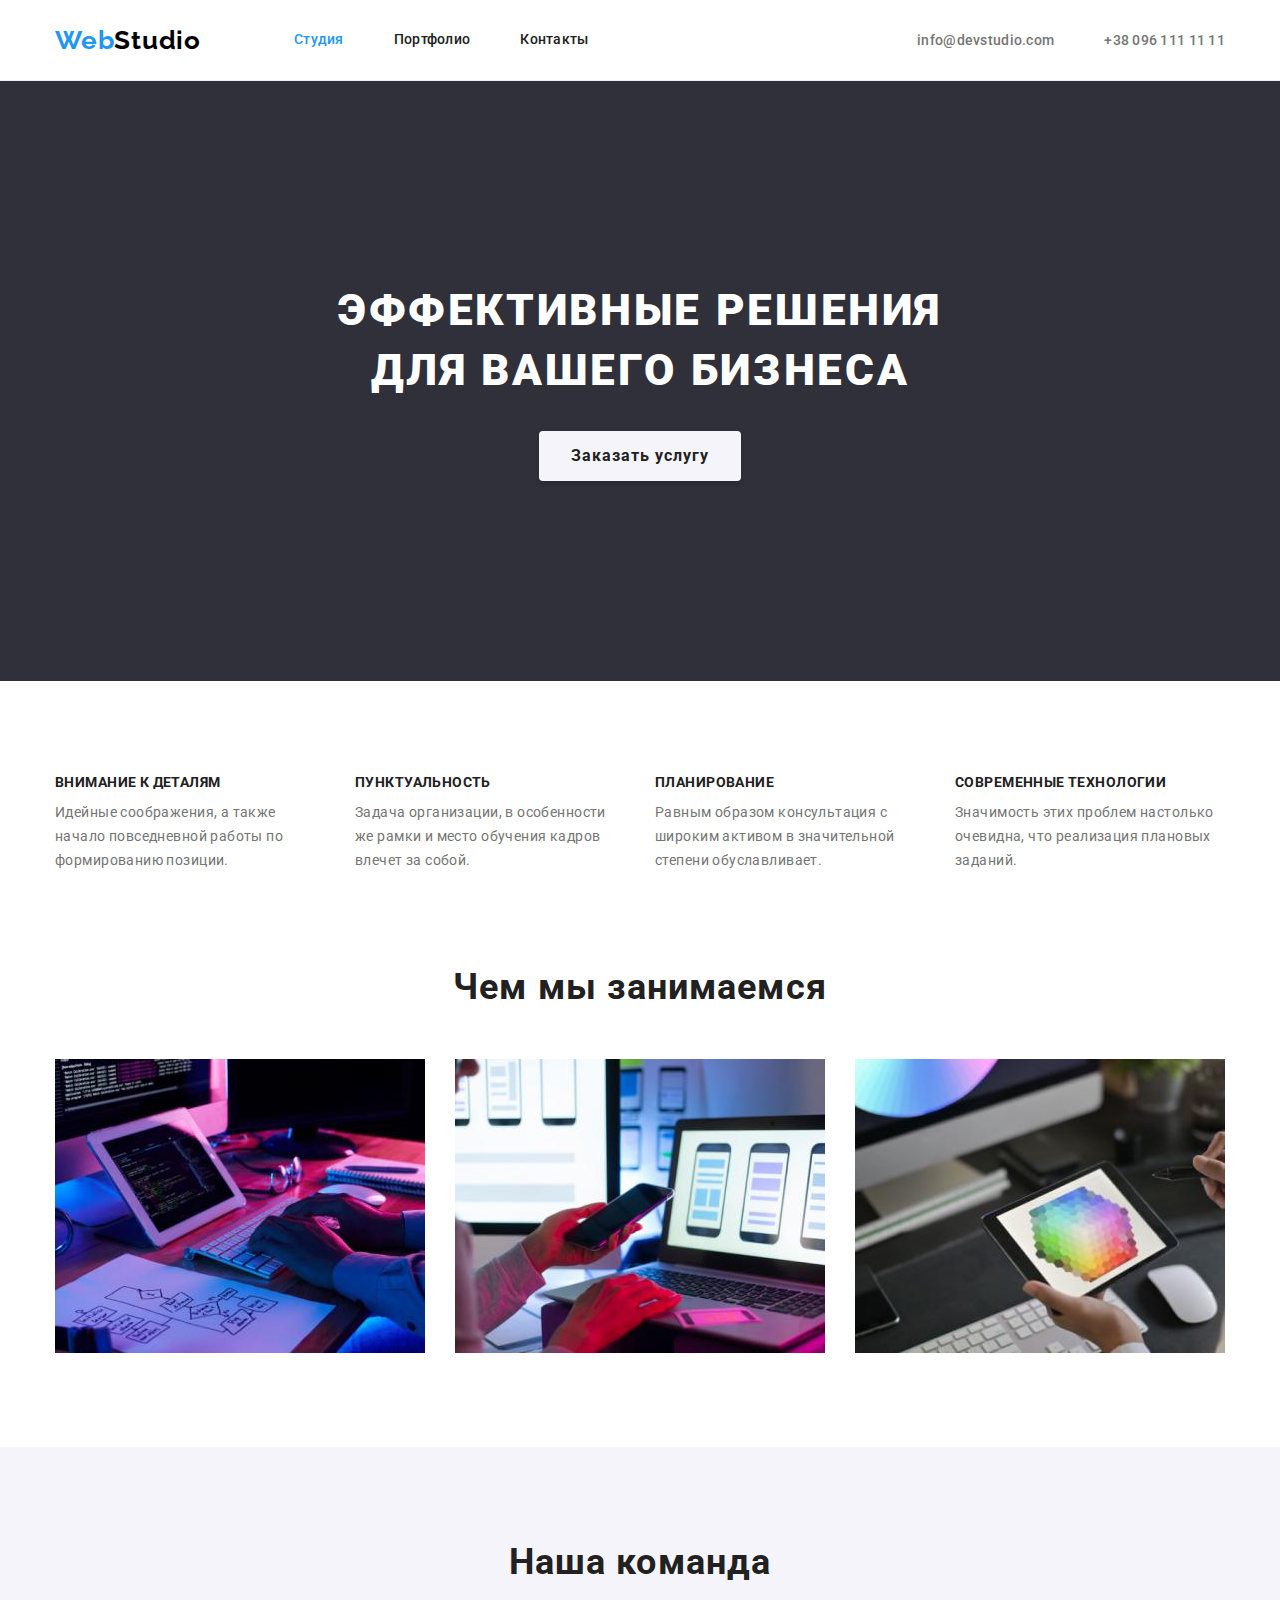
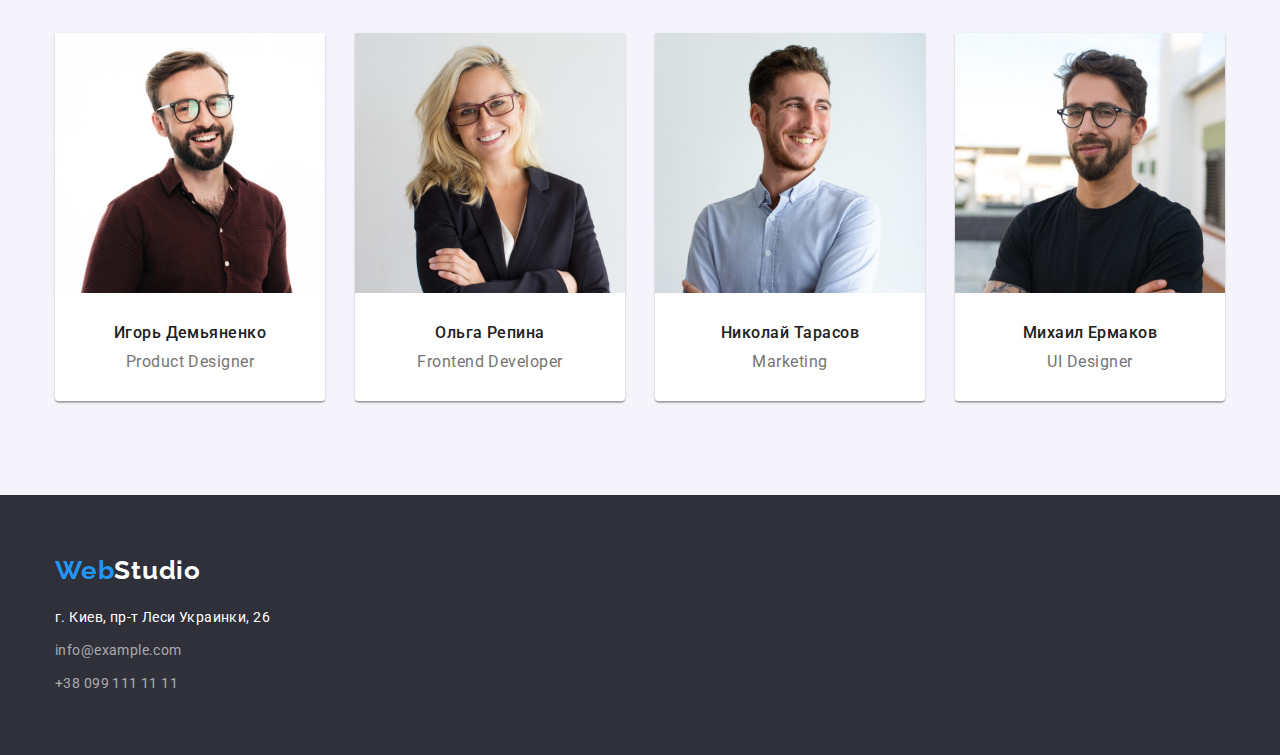
<file: index.html>
<!DOCTYPE html>
<html lang="ru">
<head>
    <meta charset="UTF-8">
    <meta http-equiv="X-UA-Compatible" content="IE=edge">
    <meta name="viewport" content="width=device-width, initial-scale=1.0">
    <title>Студия</title>
    <link rel="preconnect" href="https://fonts.googleapis.com">
    <link rel="preconnect" href="https://fonts.gstatic.com" crossorigin>
    <link href="https://fonts.googleapis.com/css2?family=Raleway:wght@700&family=Roboto:wght@400;500;700;900&display=swap"
        rel="stylesheet">
    <link rel="stylesheet" href="https://cdnjs.cloudflare.com/ajax/libs/modern-normalize/1.1.0/modern-normalize.min.css">
    <link rel="stylesheet" href="./css/styles.css">
</head>
<body>
    <header class="main-header">
        <div class="header-content container">
            <nav class="header-container">
                <a href="./index.html" class="logo link"><span class="accent-logo">Web</span>Studio</a>
                <ul class="nav">
                    <li class="nav-item">
                        <a class="nav-link link current" href="./index.html">Студия</a>
                    </li>
                    <li class="nav-item">
                        <a class="nav-link link" href="./portfolio.html">Портфолио</a>
                    </li>
                    <li class="nav-item">
                        <a class="nav-link link" href="">Контакты</a>
                    </li>
                </ul>
            </nav>
            <ul class="second-address">
                <li class="second-address-item">
                    <a class="second-address-link link" href="mailto:info@devstudio.com">info@devstudio.com</a>
                </li>
                <li class="second-address-item">
                    <a class="second-address-link link" href="tel:+380961111111">+38 096 111 11 11</a>
                </li>
            </ul>
        </div>
    </header>
    <main>
        <!-- Hero  -->
        <section class="hero-section">
            <div class="container">
                <h1 class="hero">Эффективные решения для вашего бизнеса</h1>
                <button class="hero-btn btn" type="button">Заказать услугу</button>
            </div>
        </section>
        <!-- Секция Чем мы занимаемся -->
        <section class="section benefits-section">
            <div class="container">
                <h2 class="visually-hidden">Наши преимущества</h2>
                <ul class="benefits">
                    <li class="benefits-list">
                        <h3 class="benefits-title">Внимание к деталям</h3>
                        <p class="benefits-desc">Идейные соображения, а также начало повседневной работы по формированию позиции.</p>
                    </li>
                    <li class="benefits-list">
                        <h3 class="benefits-title">Пунктуальность</h3>
                        <p class="benefits-desc">Задача организации, в особенности же рамки и место обучения кадров влечет за собой.</p>
                    </li>
                    <li class="benefits-list">
                        <h3 class="benefits-title">Планирование</h3>
                        <p class="benefits-desc">Равным образом консультация с широким активом в значительной степени обуславливает.</p>
                    </li>
                    <li class="benefits-list">
                        <h3 class="benefits-title">Современные технологии</h3>
                        <p class="benefits-desc">Значимость этих проблем настолько очевидна, что реализация плановых заданий.</p>
                    </li>
                </ul>
            </div>
        </section>
        <!-- Секция Чем мы занимаемся -->
        <section class="section activity-section">
            <div class="container">
                <h2 class="activity header">Чем мы занимаемся</h2>
                <ul class="activity-list">
                    <li class="activity-item">
                        <img src="images/what-we-do-1.jpg" alt="Мужчина пишет код" width="370" height="294">
                    </li>
                    <li class="activity-item">
                        <img src="images/what-we-do-2.jpg" alt="Девушка держит телефон у ноутбука" width="370" height="294">
                    </li>
                    <li class="activity-item">
                        <img src="images/what-we-do-3.jpg" alt="Человек держит планшет в руках" width="370" height="294">
                    </li>
                </ul>
            </div>
        </section>
        <!-- Секция Наша команда -->
        <section class="section our-team">
            <div class="container">
            <h2 class="team header">Наша команда</h2>
            <ul class="team-list">
                <li class="team-item">
                    <img src="images/our-team-1.jpg" alt="Фотография Игоря Демьяненко" width="270" height="260">
                    <div class="member-info">
                        <h3 class="team-member">Игорь Демьяненко</h3>
                        <p class="team-desc" lang="en">Product Designer</p>
                    </div>
                </li>
                <li class="team-item">
                    <img src="images/our-team-2.jpg" alt="Фотография Ольги Репиной" width="270" height="260">
                    <div class="member-info">
                        <h3 class="team-member">Ольга Репина</h3>
                        <p class="team-desc" lang="en">Frontend Developer</p>
                    </div>
                </li>
                <li class="team-item">
                    <img src="images/our-team-3.jpg" alt="Фотография Николая Тарасова" width="270" height="260">
                    <div class="member-info">
                        <h3 class="team-member">Николай Тарасов</h3>
                        <p class="team-desc" lang="en">Marketing</p>
                    </div>
                </li>
                <li class="team-item">
                    <img src="images/our-team-4.jpg" alt="Фотография Михаила Ермакова" width="270" height="260">
                    <div class="member-info">
                        <h3 class="team-member">Михаил Ермаков</h3>
                        <p class="team-desc" lang="en">UI Designer</p>
                    </div>
                </li>
            </ul>
            </div>
        </section>
    </main>
    <footer>
        <div class="container">
            <a href="index.html" class="logo logo-footer link"><span class="accent-logo">Web</span>Studio</a>
            <address>
                <ul class="main-address">
                    <li class="main-address-item">
                        <a class="main-address-link link"
                            href="https://www.google.com/maps/place/Lesi+Ukrainky+Blvd,+26,+Kyiv,+02000/@50.4265807,30.5383858,17z/data=!4m5!3m4!1s0x40d4cf0e033ecbe9:0x57a4dffefec77da0!8m2!3d50.4265807!4d30.5383858">г.
                            Киев, пр-т Леси Украинки, 26</a>
                    </li>
                    <li class="main-address-item">
                        <a class="main-address-link link address-specialty" href="mailto:info@example.com">info@example.com</a>
                    </li>
                    <li class="main-address-item">
                        <a class="main-address-link link address-specialty" href="tel:+380991111111">+38 099 111 11 11</a>
                    </li>
                </ul>
            </address>
        </div>
        
    </footer>

</body>
</html>
</file>
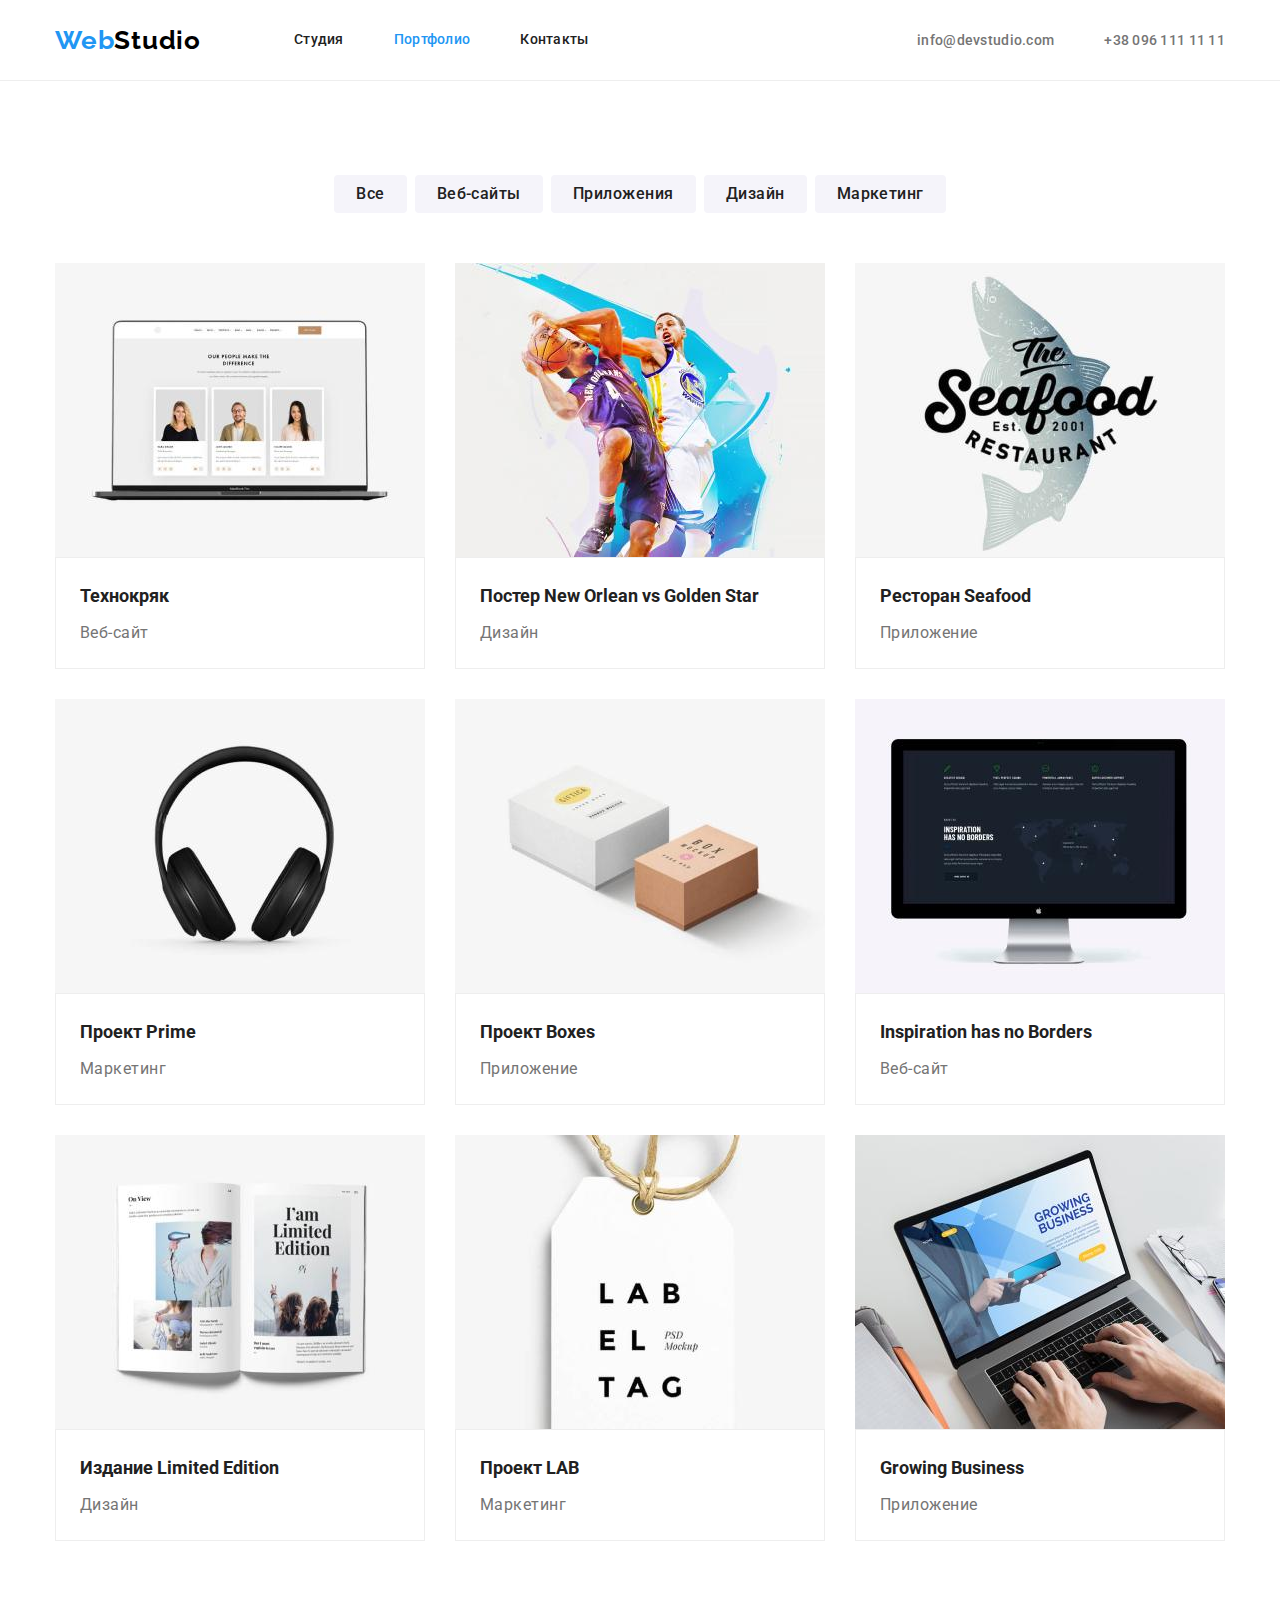
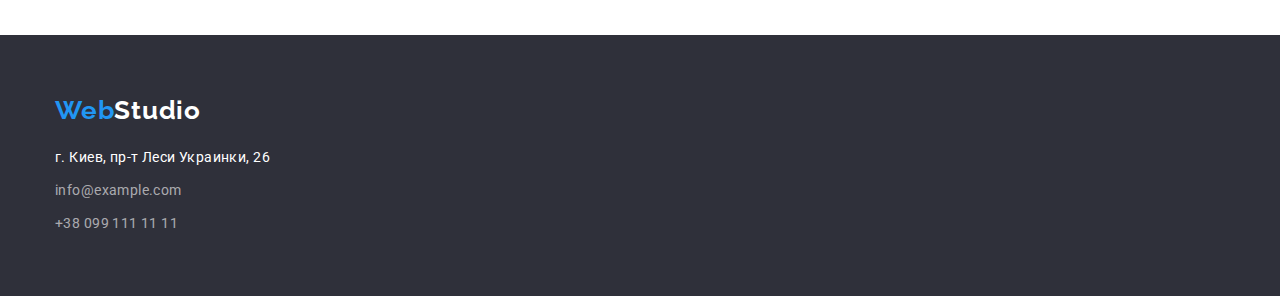
<file: portfolio.html>
<!DOCTYPE html>
<html lang="ru">

<head>
    <meta charset="UTF-8">
    <meta http-equiv="X-UA-Compatible" content="IE=edge">
    <meta name="viewport" content="width=device-width, initial-scale=1.0">
    <title>Портфолио</title>
    <link rel="preconnect" href="https://fonts.googleapis.com">
    <link rel="preconnect" href="https://fonts.gstatic.com" crossorigin>
    <link
        href="https://fonts.googleapis.com/css2?family=Raleway:wght@700&family=Roboto:wght@400;500;700;900&display=swap"
        rel="stylesheet">
    <link rel="stylesheet" href="https://cdnjs.cloudflare.com/ajax/libs/modern-normalize/1.1.0/modern-normalize.min.css">
    <link rel="stylesheet" href="./css/styles.css">
</head>
<body>
    <header class="main-header">
        <div class="header-content container">
            <nav class="header-container">
                <a href="./index.html" class="logo link"><span class="accent-logo">Web</span>Studio</a>
                <ul class="nav">
                    <li class="nav-item">
                        <a class="nav-link link" href="./index.html">Студия</a>
                    </li>
                    <li class="nav-item">
                        <a class="nav-link link current" href="./portfolio.html">Портфолио</a>
                    </li>
                    <li class="nav-item">
                        <a class="nav-link link" href="">Контакты</a>
                    </li>
                </ul>
            </nav>
            <ul class="second-address">
                <li class="second-address-item">
                    <a class="second-address-link link" href="mailto:info@devstudio.com">info@devstudio.com</a>
                </li>
                <li class="second-address-item">
                    <a class="second-address-link link" href="tel:+380961111111">+38 096 111 11 11</a>
                </li>
            </ul>
        </div>
    </header>
    <main>
        <!-- Portfolio -->
<section class="section portfolio-section">
    <div class="container">
    <h1 class="visually-hidden">Портфолио работ</h1>
        <ul class="portfolio-list">
            <li class="portfolio-item">
                <button class="portfolio-btn btn" type="button">Все</button>
            </li>
            <li class="portfolio-item">
                <button class="portfolio-btn btn" type="button">Веб-сайты</button>
            </li>
            <li class="portfolio-item">
                <button class="portfolio-btn btn" type="button">Приложения</button>
            </li>
            <li class="portfolio-item">
                <button class="portfolio-btn btn" type="button">Дизайн</button>
            </li>
            <li class="portfolio-item">
                <button class="portfolio-btn btn" type="button">Маркетинг</button>
            </li>
        </ul>
        <ul class="project-list">
            <li class="project-card">
                <a class="link" href=""><img class="project-img" src="./images/portfolio-1.jpg" alt="Изображение трех человек на экране ноутбука"
                        width="370" height="294">
                        <div class="card-content">
                            <h2 class="project-header">Технокряк</h2>
                            <p class="project-desc">Веб-сайт</p>
                        </div>
                </a>
            </li>
            <li class="project-card">
                <a class="link" href=""><img class="project-img" src="./images/portfolio-2.jpg" alt="Двое парней играют в баскетбол" width="370"
                        height="294">
                        <div class="card-content">
                            <h2 class="project-header">Постер <span lang="en">New Orlean vs Golden Star</span></h2>
                            <p class="project-desc">Дизайн</p>
                        </div>
                </a>
            </li>
            <li class="project-card">
                <a class="link" href=""><img class="project-img" src="./images/portfolio-3.jpg" alt="Эмблема ресторана и на заднем фоне рыба"
                        width="370" height="294">
                        <div class="card-content">
                            <h2 class="project-header">Ресторан <span lang="en">Seafood</span></h2>
                            <p class="project-desc">Приложение</p>
                        </div>
                </a>
            </li>
            <li class="project-card">
                <a class="link" href=""><img class="project-img" src="./images/portfolio-4.jpg" alt="Наушники" width="370" height="294">
                    <div class="card-content">
                        <h2 class="project-header">Проект <span lang="en">Prime</span></h2>
                        <p class="project-desc">Маркетинг</p>
                    </div>
                </a>
            </li>
            <li class="project-card">
                <a class="link" href=""><img class="project-img" src="./images/portfolio-5.jpg" alt="Белая и коричневая коробки" width="370"
                        height="294">
                       <div class="card-content">
                           <h2 class="project-header">Проект <span lang="en">Boxes</span></h2>
                           <p class="project-desc">Приложение</p>
                       </div>
                </a>
            </li>
            <li class="project-card">
                <a class="link" href=""><img class="project-img" src="./images/portfolio-6.jpg" alt="Экран компьютера" width="370" height="294">
                    <div class="card-content">
                        <h2 class="project-header" lang="en">Inspiration has no Borders</h2>
                        <p class="project-desc">Веб-сайт</p>
                    </div>
                </a>
            </li>
            <li class="project-card">
                <a class="link" href=""><img class="project-img" src="./images/portfolio-7.jpg" alt="Открытый журнал" width="370" height="294">
                    <div class="card-content">
                        <h2 class="project-header">Издание <span lang="en">Limited Edition</span></h2>
                        <p class="project-desc">Дизайн</p>
                    </div>
                </a>
            </li>
            <li class="project-card">
                <a class="link" href=""><img class="project-img" src="./images/portfolio-8.jpg" alt="Белая этикетка с черной надписью на ней"
                        width="370" height="294">
                        <div class="card-content">
                            <h2 class="project-header">Проект <span lang="en">LAB</span></h2>
                            <p class="project-desc">Маркетинг</p>
                        </div>
                </a>
            </li>
            <li class="project-card">
                <a class="link" href=""><img class="project-img" src="./images/portfolio-9.jpg" alt="Руки мужчины, который работает за ноутбуком"
                        width="370" height="294">
                        <div class="card-content">
                            <h2 class="project-header" lang="en">Growing Business</h2>
                            <p class="project-desc">Приложение</p>
                        </div>
                </a>
            </li>
        </ul>
    </div>
</section>
    </main>
    <footer>
        <div class="container">
            <a href="index.html" class="logo logo-footer link"><span class="accent-logo">Web</span>Studio</a>
            <address>
                <ul class="main-address">
                    <li class="main-address-item">
                        <a class="main-address-link link"
                            href="https://www.google.com/maps/place/Lesi+Ukrainky+Blvd,+26,+Kyiv,+02000/@50.4265807,30.5383858,17z/data=!4m5!3m4!1s0x40d4cf0e033ecbe9:0x57a4dffefec77da0!8m2!3d50.4265807!4d30.5383858">г.
                            Киев, пр-т Леси Украинки, 26</a>
                    </li>
                    <li class="main-address-item">
                        <a class="main-address-link link address-specialty"
                            href="mailto:info@example.com">info@example.com</a>
                    </li>
                    <li class="main-address-item">
                        <a class="main-address-link link address-specialty" href="tel:+380991111111">+38 099 111 11 11</a>
                    </li>
                </ul>
            </address>
        </div>
    
    </footer>
    
    </body>
    
    </html>
</file>
<file: css/styles.css>
:root {
  --main-text-color: #212121;
  --second-text-color: #757575;
  --third-text-color: #ffffff;
  --accent-color: #2196f3;
  --second-background-color: #2f303a;
  --third-background-color: #f5f4fa;
  --card-set-gap: 30px;
}

body {
  font-family: 'Roboto', sans-serif;
  color: #212121;
  background-color: #ffffff;
}

h1,
h2,
h3,
h4,
h5,
h6,
p,
ul {
  margin: 0;
  padding: 0;
}

ul {
  list-style: none;
}

img {
  display: block;
  max-width: 100%;
  height: auto;
}

.container {
  width: 1200px;
  padding-left: 15px;
  padding-right: 15px;
  margin: 0 auto;
}

.link {
  text-decoration: none;
  color: inherit;
}

.visually-hidden {
  position: absolute;
  width: 1px;
  height: 1px;
  margin: -1px;
  padding: 0;
  overflow: hidden;
  border: 0;
  clip: rect(0 0 0 0);
}

.btn {
  color: var(--main-text-color);
  background-color: var(--third-background-color);
  border: none;
  cursor: pointer;
}

/* Header */

.logo {
  font-family: 'Raleway';
  font-weight: 700;
  font-size: 26px;
  line-height: 1.19;
  letter-spacing: 0.03em;
  color: #000000;
  margin-right: 93px;
}

.accent-logo {
  color: var(--accent-color);
}

.nav-link {
  display: block;
  font-weight: 500;
  font-size: 14px;
  line-height: 1.14;
  letter-spacing: 0.02em;
  color: var(--main-text-color);
  padding-top: 32px;
  padding-bottom: 32px;
}

.nav-item:not(:last-child) {
  margin-right: 50px;
}

.second-address-item:not(:last-child) {
  margin-right: 50px;
}

.nav-link:hover,
.nav-link:focus,
.second-address-link:hover,
.second-address-link:focus {
  color: var(--accent-color);
}

.second-address-link {
  font-weight: 500;
  font-size: 14px;
  line-height: 1.14;
  letter-spacing: 0.02em;
  color: var(--second-text-color);
  padding-top: 32px;
  padding-bottom: 32px;
}

.nav {
  display: flex;
}

.header-container {
  display: flex;
  align-items: center;
}

.second-address {
  display: flex;
  margin-left: auto;
}

.header-content {
  display: flex;
  align-items: center;
}

.main-header {
  border-bottom: 1px solid #eeeeee;
}

section {
  padding: 94px 0;
}

footer {
  background-color: var(--second-background-color);
  padding-top: 60px;
  padding-bottom: 60px;
}

/* Hero */

.hero {
  font-weight: 900;
  font-size: 44px;
  line-height: 1.36;
  letter-spacing: 0.06em;
  text-transform: uppercase;
  text-align: center;
  color: var(--third-text-color);
  width: 696px;
  margin-bottom: 30px;
  margin-left: auto;
  margin-right: auto;
}

.hero-section {
  text-align: center;
  background-color: var(--second-background-color);
  padding-top: 200px;
  padding-bottom: 200px;
}

.hero-btn {
  font-family: inherit;
  font-weight: 700;
  font-size: 16px;
  line-height: 1.88;
  letter-spacing: 0.06em;
  border-radius: 4px;
  box-shadow: 0px 4px 4px rgba(0, 0, 0, 0.15);
  padding-top: 10px;
  padding-bottom: 10px;
  padding-left: 32px;
  padding-right: 32px;
}

.btn:hover,
.btn:focus {
  background-color: var(--accent-color);
  color: var(--third-text-color);
}

/* Benefits */

.benefits {
  display: flex;
}

.benefits-list:not(:last-child) {
  margin-right: 30px;
}

.benefits-list {
  width: 270px;
}

.benefits-title {
  font-size: 14px;
  line-height: 1.14;
  text-align: left;
  letter-spacing: 0.03em;
  text-transform: uppercase;
  margin-bottom: 10px;
}

.benefits-desc {
  font-size: 14px;
  line-height: 1.71;
  text-align: left;
  letter-spacing: 0.03em;
  color: var(--second-text-color);
}

/* What we do */

.activity-list {
  display: flex;
}

.activity-item:not(:last-child) {
  margin-right: 30px;
}

.activity-section {
  padding-top: 0;
}

.activity,
.team {
  margin-bottom: 50px;
}

.header {
  font-size: 36px;
  line-height: 1.17;
  text-align: center;
  letter-spacing: 0.03em;
}

/* Our team */

.team-list {
  display: flex;
}

.team-item {
  overflow: hidden;
  border-radius: 0px 0px 4px 4px;
  box-shadow: 0px 1px 3px rgba(0, 0, 0, 0.12), 0px 1px 1px rgba(0, 0, 0, 0.14),
    0px 2px 1px rgba(0, 0, 0, 0.2);
}

.team-item:not(:last-child) {
  margin-right: 30px;
}

.our-team {
  background-color: var(--third-background-color);
}

.member-info {
  padding-top: 30px;
  padding-bottom: 30px;
  background-color: var(--third-text-color);
  text-align: center;
}

.team-member {
  font-weight: 500;
  font-size: 16px;
  line-height: 1.19;
  letter-spacing: 0.03em;
  margin-bottom: 10px;
}

.team-desc {
  font-size: 16px;
  line-height: 1.19;
  letter-spacing: 0.03em;
  color: var(--second-text-color);
}

/* Footer */

.logo-footer {
  display: block;
  margin-bottom: 20px;
  color: var(--third-text-color);
}

.main-address-item:not(:last-child) {
  margin-bottom: 9px;
}

.main-address-link {
  font-style: normal;
  font-weight: 400;
  font-size: 14px;
  line-height: 1.71;
  text-align: Left;
  letter-spacing: 0.03em;
  color: var(--third-text-color);
}

.address-specialty {
  color: rgba(255, 255, 255, 0.6);
}

.main-address-link:hover,
.main-address-link:focus {
  color: var(--accent-color);
}

/* Portfolio */

.portfolio-list {
  display: flex;
  justify-content: center;
  margin-bottom: 50px;
}

.portfolio-btn {
  font-family: inherit;
  font-weight: 500;
  font-size: 16px;
  line-height: 1.63;
  text-align: Center;
  letter-spacing: 0.03em;
  border-radius: 4px;
  padding-top: 6px;
  padding-bottom: 6px;
  padding-left: 22px;
  padding-right: 22px;
}

.portfolio-item:not(:last-child) {
  margin-right: 8px;
}

.project-list {
  display: flex;
  flex-wrap: wrap;
  margin-left: calc(-1 * var(--card-set-gap));
  margin-top: calc(-1 * var(--card-set-gap));
}

.project-card > .project-header {
  font-size: 18px;
  line-height: 2;
  text-align: Left;
  letter-spacing: 0.06em;
}

.project-header {
  font-size: 18px;
  line-height: 2;
  margin-bottom: 4px;
}

.project-card {
  flex-basis: calc(100% / 3 - var(--card-set-gap));
  margin-left: var(--card-set-gap);
  margin-top: var(--card-set-gap);
}

.project-desc {
  color: var(--second-text-color);
  font-size: 16px;
  line-height: 1.88;
  text-align: left;
  letter-spacing: 0.03em;
}

.card-content {
  padding-top: 20px;
  padding-bottom: 20px;
  padding-left: 24px;
  padding-right: 24px;
  border: 1px solid #eeeeee;
}

.current {
  color: var(--accent-color);
}
</file>
